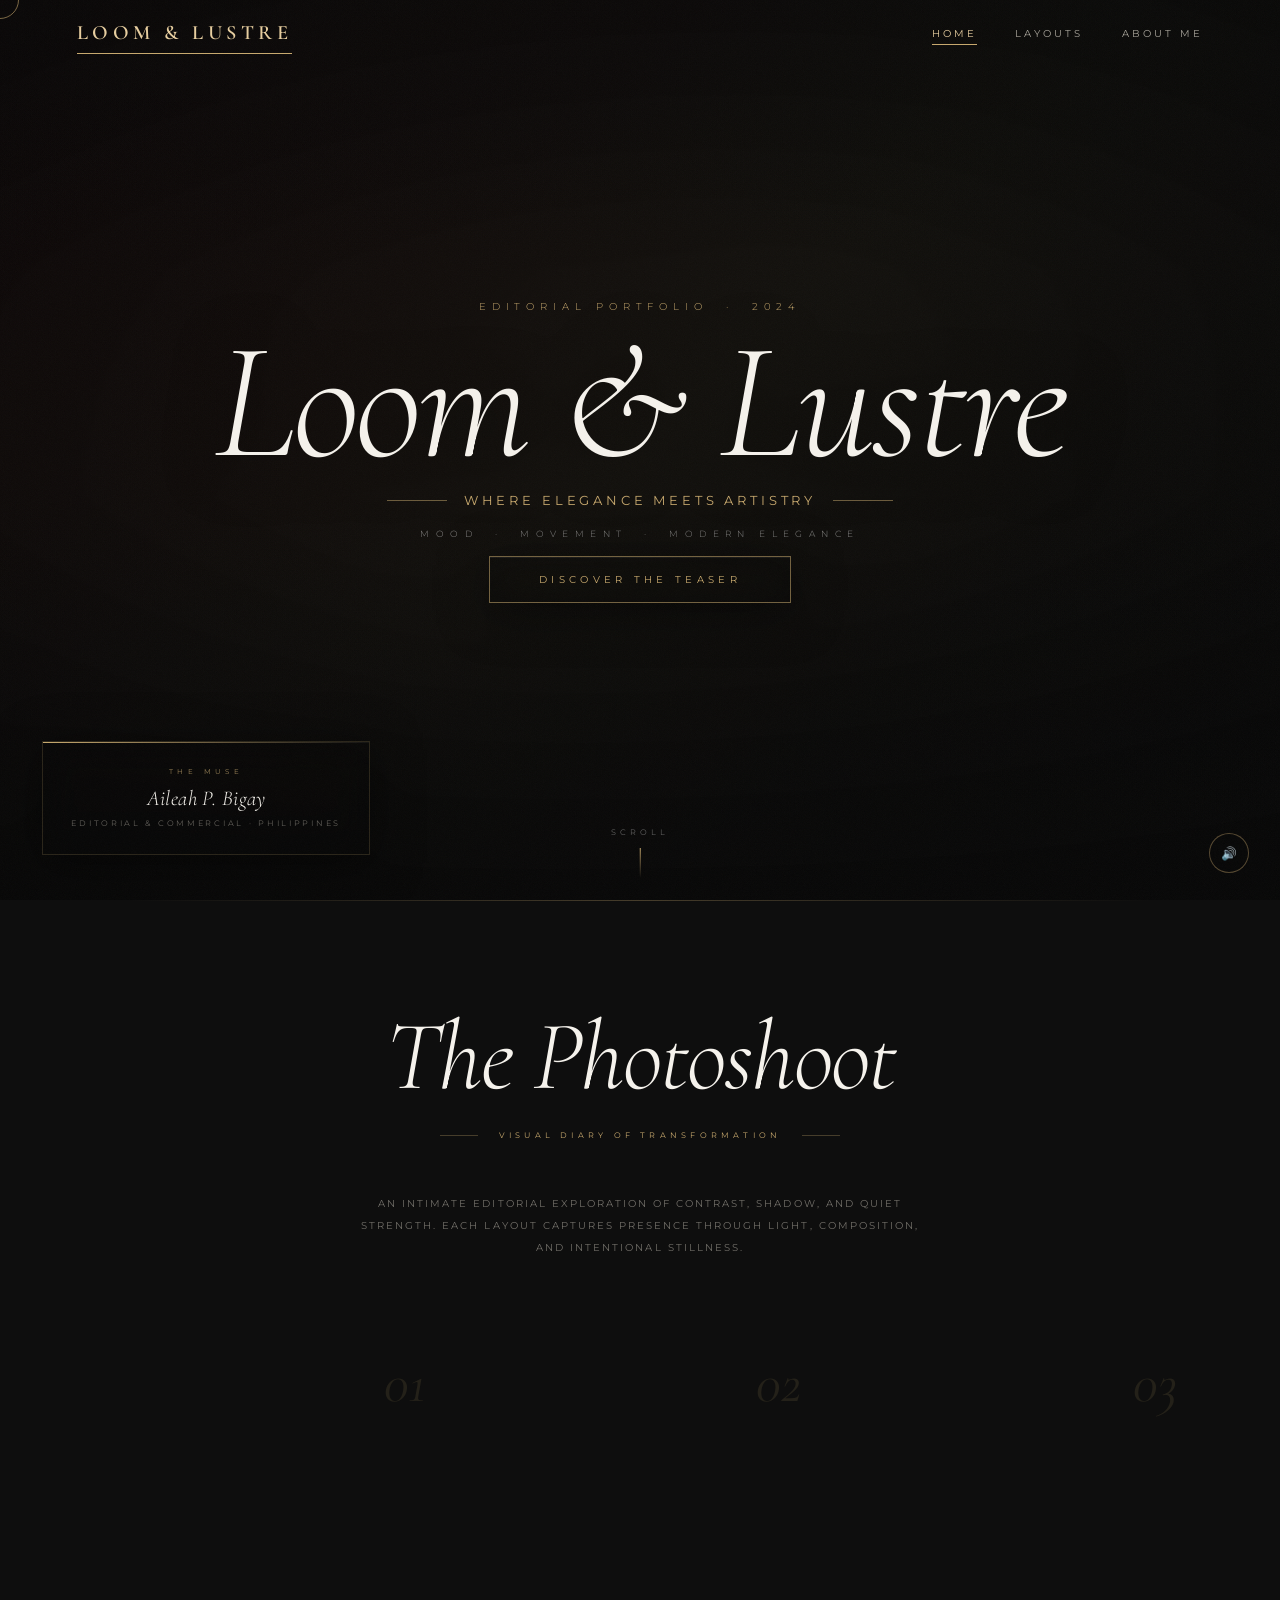
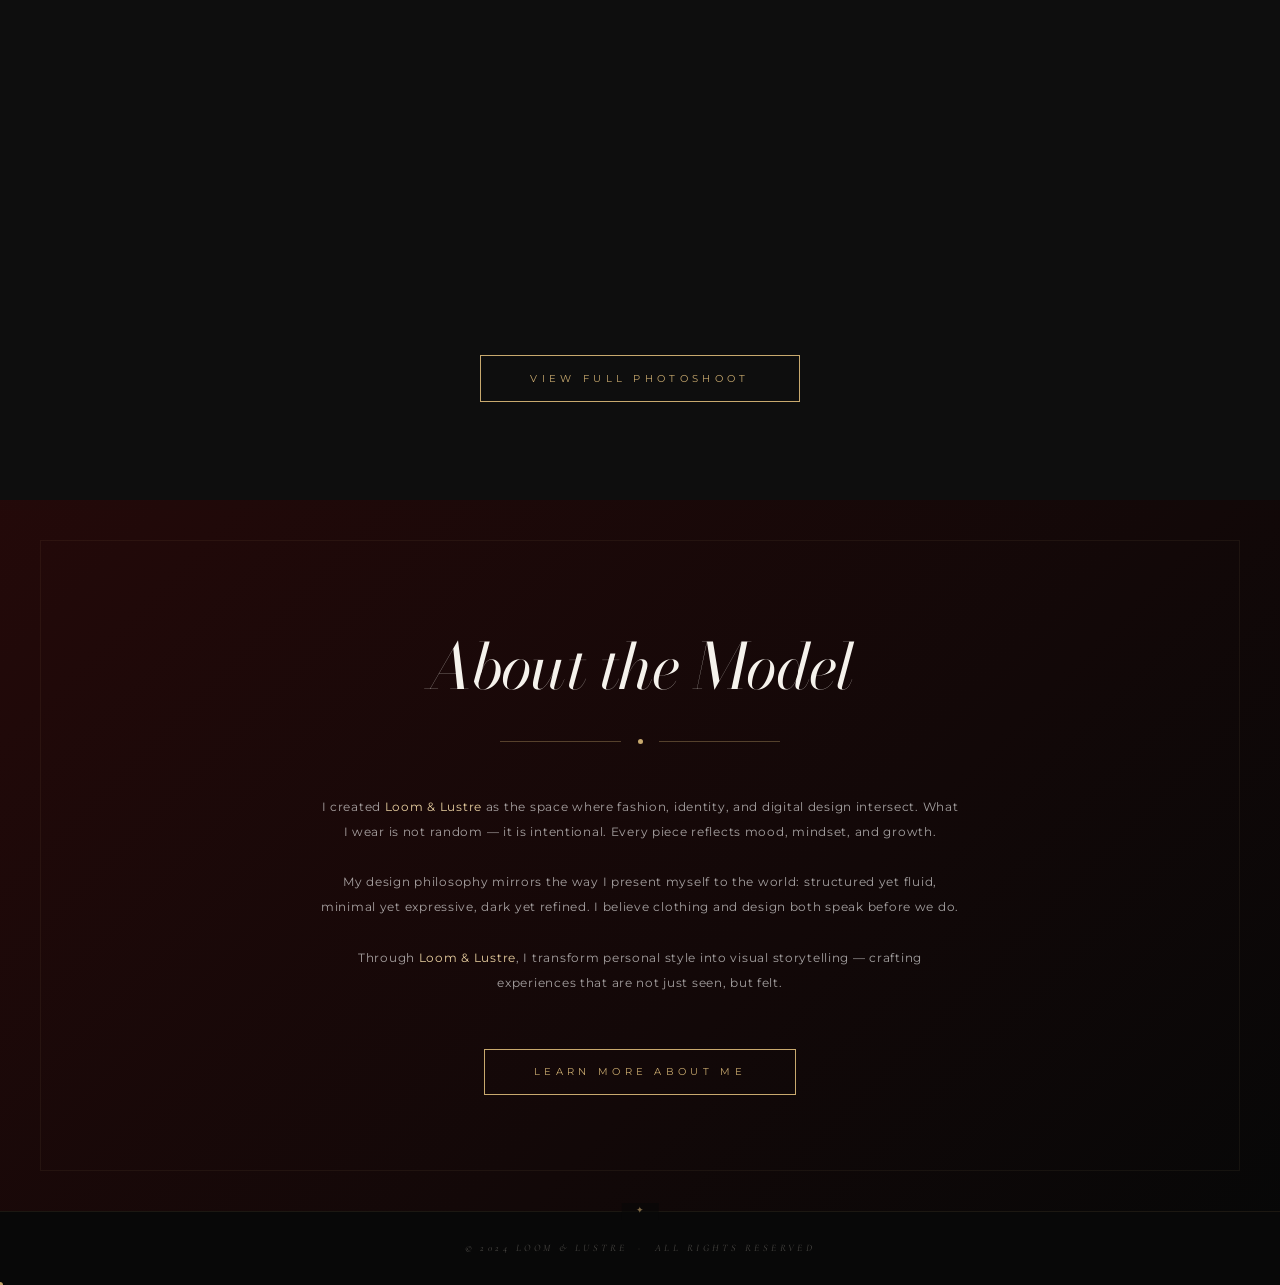
<file: html/index.html>
<!DOCTYPE html>
<html lang="en">
<head>
<meta charset="UTF-8">
<meta name="viewport" content="width=device-width, initial-scale=1.0">
<title>Loom & Lustre — Where Elegance Meets Artistry</title>

<link rel="preconnect" href="https://fonts.googleapis.com">
<link rel="preconnect" href="https://fonts.gstatic.com" crossorigin>
<link href="https://fonts.googleapis.com/css2?family=Cormorant+Garamond:ital,wght@0,300;0,400;0,600;1,300;1,400&family=Bodoni+Moda:ital,opsz,wght@0,6..96,400;0,6..96,700;1,6..96,400&family=Playfair+Display:ital,wght@1,400;1,700&family=Montserrat:wght@200;300;400&display=swap" rel="stylesheet">
<link rel="stylesheet" href="../styles.css">
</head>

<body>

<!-- Navigation -->
<nav>
  <a href="index.html" class="logo">Loom & Lustre</a>
  <div class="hamburger" id="hamburger">
    <span></span>
    <span></span>
    <span></span>
  </div>
  <ul id="nav-menu">
    <li><a href="#hero">HOME</a></li>
    <li><a href="photoshoot.html">LAYOUTS</a></li>
    <li><a href="about.html">ABOUT ME</a></li>
  </ul>
</nav>

<!-- ──────────────────────────────────────
     HERO SECTION
────────────────────────────────────────── -->
<section id="hero" class="hero">

  <video autoplay muted loop playsinline class="hero-video" id="bgVideo">
    <source src="../videos/debut/debut.mp4" type="video/mp4">
  </video>

  <!-- Multi-layer cinematic colour-grade overlay -->
  <div class="hero-overlay"></div>

  <div class="hero-content">
    <p class="hero-eyebrow">Editorial Portfolio &nbsp;·&nbsp; 2024</p>

    <h1>Loom & Lustre</h1>

    <div class="hero-ornament">
      <span></span>
      <i>Where Elegance Meets Artistry</i>
      <span></span>
    </div>

    <p>Mood &nbsp;·&nbsp; Movement &nbsp;·&nbsp; Modern Elegance</p>

    <a href="#photoshoot" class="cta-btn">Discover the Teaser</a>
  </div>

  <!-- ── Glassmorphism Info Card ── -->
  <div class="hero-info-card">
    <p class="hero-info-card-label">The Muse</p>
    <p class="hero-info-card-name">Aileah P. Bigay</p>
    <p class="hero-info-card-sub">Editorial &amp; Commercial · Philippines</p>
  </div>

  <div class="scroll-indicator">
    <span>Scroll</span>
    <div class="scroll-line"></div>
  </div>

  <button id="soundToggle" class="sound-btn">🔊</button>
</section>

<!-- ──────────────────────────────────────
     PHOTOSHOOT TEASER
────────────────────────────────────────── -->
<section id="photoshoot" class="teaser">

  <h2 class="reveal">The Photoshoot</h2>

  <div class="section-rule reveal">
    <span></span>
    <em>Visual Diary of Transformation</em>
    <span></span>
  </div>

  <p class="teaser-description reveal">
    An intimate editorial exploration of contrast, shadow, and quiet strength.
    Each layout captures presence through light, composition, and intentional stillness.
  </p>

  <div class="teaser-grid">

    <div class="teaser-card reveal">
      <img src="../pictures/teaser1.jpg" alt="Layout I — Becoming">
      <div class="teaser-overlay">
        <span class="teaser-card-label">Chapter I</span>
        <h3><a href="photoshoot.html#layout1">Becoming</a></h3>
        <p>A cinematic introduction with high contrast and dramatic composition.</p>
      </div>
    </div>

    <div class="teaser-card reveal" style="transition-delay: 150ms">
      <img src="../pictures/teaser2.jpg" alt="Layout II — Blooming">
      <div class="teaser-overlay">
        <span class="teaser-card-label">Chapter II</span>
        <h3><a href="photoshoot.html#layout2">Blooming</a></h3>
        <p>Subtle editorial lighting emphasising textures and refined storytelling.</p>
      </div>
    </div>

    <div class="teaser-card reveal" style="transition-delay: 300ms">
      <img src="../pictures/teaser3.jpg" alt="Layout III — Owning">
      <div class="teaser-overlay">
        <span class="teaser-card-label">Chapter III</span>
        <h3><a href="photoshoot.html#layout3">Owning</a></h3>
        <p>Dynamic angles and asymmetrical framing for a luxurious magazine feel.</p>
      </div>
    </div>

  </div>

  <a href="photoshoot.html" class="cta-btn reveal" style="margin-top: 4rem; display: inline-block;">
    View Full Photoshoot
  </a>
</section>

<!-- ──────────────────────────────────────
     ABOUT PREVIEW
────────────────────────────────────────── -->
<section class="about-preview">

  <h1 class="reveal">About the Model</h1>

  <div class="about-preview-rule reveal">
    <span></span>
    <em></em>
    <span></span>
  </div>

  <p class="reveal">
    I created <strong>Loom & Lustre</strong> as the space where fashion, identity, and
    digital design intersect. What I wear is not random — it is intentional.
    Every piece reflects mood, mindset, and growth.
  </p>

  <p class="reveal" style="transition-delay: 100ms">
    My design philosophy mirrors the way I present myself to the world:
    structured yet fluid, minimal yet expressive, dark yet refined.
    I believe clothing and design both speak before we do.
  </p>

  <p class="reveal" style="transition-delay: 200ms">
    Through <strong>Loom & Lustre</strong>, I transform personal style into visual
    storytelling — crafting experiences that are not just seen, but felt.
  </p>

  <a href="about.html" class="cta-btn reveal" style="transition-delay: 300ms">
    Learn More About Me
  </a>
</section>

<!-- Footer -->
<footer class="footer">
  <div class="footer-content">
    <p>&copy; 2024 Loom & Lustre &nbsp;·&nbsp; All Rights Reserved</p>
  </div>
</footer>

<script src="../javascript/script.js"></script>
</body>
</html>
</file>
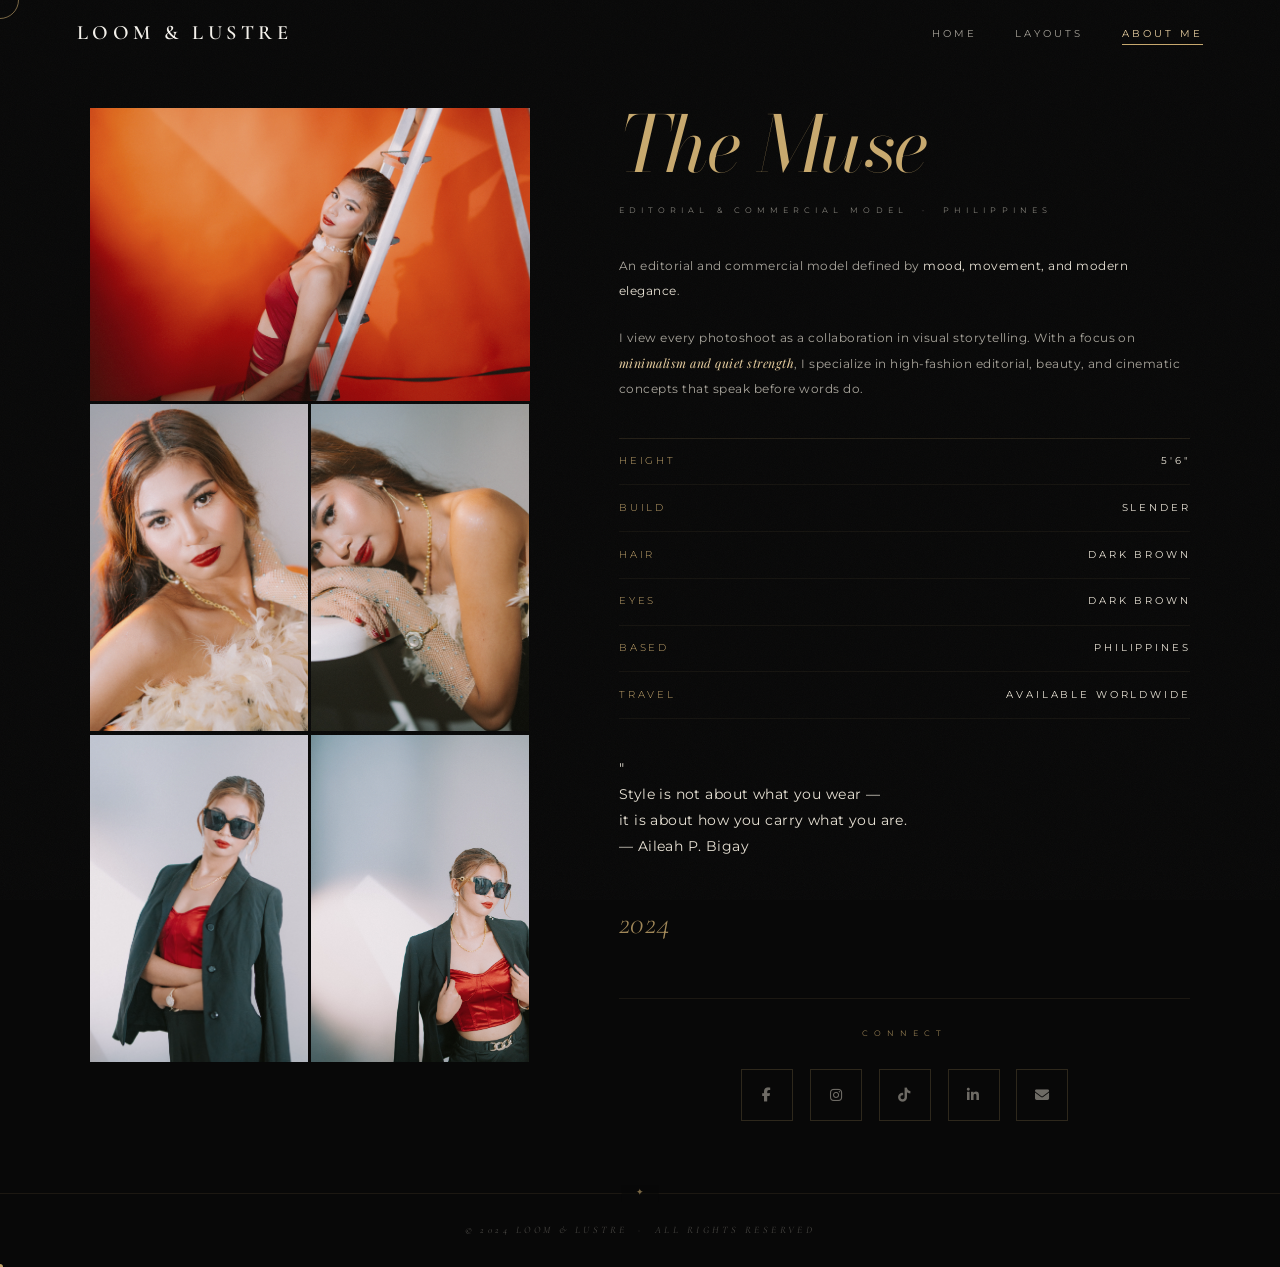
<file: html/about.html>
<!DOCTYPE html>
<html lang="en">
<head>
  <meta charset="UTF-8">
  <meta name="viewport" content="width=device-width, initial-scale=1.0">
  <title>The Profile — Loom & Lustre</title>

  <link rel="preconnect" href="https://fonts.googleapis.com">
  <link rel="preconnect" href="https://fonts.gstatic.com" crossorigin>
  <link href="https://fonts.googleapis.com/css2?family=Cormorant+Garamond:ital,wght@0,300;0,400;0,600;1,300;1,400&family=Bodoni+Moda:ital,opsz,wght@0,6..96,400;1,6..96,400&family=Playfair+Display:ital,wght@1,400;1,700&family=Montserrat:wght@200;300;400&display=swap" rel="stylesheet">
  <link rel="stylesheet" href="../styles.css">
  <link rel="stylesheet" href="https://cdnjs.cloudflare.com/ajax/libs/font-awesome/6.5.1/css/all.min.css">
</head>

<body>

<!-- Navigation -->
<nav>
  <a href="index.html" class="logo">Loom & Lustre</a>
  <div class="hamburger" id="hamburger">
    <span></span>
    <span></span>
    <span></span>
  </div>
  <ul id="nav-menu">
    <li><a href="index.html">HOME</a></li>
    <li><a href="photoshoot.html">LAYOUTS</a></li>
    <li><a href="about.html">ABOUT ME</a></li>
  </ul>
</nav>

<!-- ──────────────────────────────────────
     ABOUT PAGE
────────────────────────────────────────── -->
<section class="about-page">
  <div class="about-container">

    <!-- Portrait Mosaic -->
    <div class="about-image reveal-left">
      <img src="../pictures/me/1.jpg" alt="Aileah Bigay — Portrait">
      <img src="../pictures/me/2.jpg" alt="Aileah Bigay — Editorial">
      <img src="../pictures/me/3.jpg" alt="Aileah Bigay — Commercial">
      <img src="../pictures/me/4.jpg" alt="Aileah Bigay — Runway">
      <img src="../pictures/me/5.jpg"  alt="Aileah Bigay — Bold">
    </div>

    <!-- Content -->
    <div class="about-content reveal-right">

      <h1>The Muse</h1>
      <p class="about-subtitle">Editorial &amp; Commercial Model &nbsp;·&nbsp; Philippines</p>

      <div class="about-intro">
        <p>
          An editorial and commercial model defined by
          <strong>mood, movement, and modern elegance</strong>.
        </p>
        <p>
          I view every photoshoot as a collaboration in visual storytelling.
          With a focus on <em>minimalism and quiet strength</em>, I specialize in
          high-fashion editorial, beauty, and cinematic concepts that speak
          before words do.
        </p>
      </div>

      <!-- Stats -->
      <div class="model-stats">
        <div class="stat-row"><span>Height</span><span>5&prime;6&Prime;</span></div>
        <div class="stat-row"><span>Build</span><span>Slender</span></div>
        <div class="stat-row"><span>Hair</span><span>Dark Brown</span></div>
        <div class="stat-row"><span>Eyes</span><span>Dark Brown</span></div>
        <div class="stat-row"><span>Based</span><span>Philippines</span></div>
        <div class="stat-row"><span>Travel</span><span>Available Worldwide</span></div>
      </div>

      <!-- Quote Block -->
      <div class="about-quote">
          <span class="about-quote-mark">"</span>
          <blockquote>
        Style is not about what you wear —<br>
        it is about how you carry what you are.
          </blockquote>
         <span class="about-quote-attr">— Aileah P. Bigay</span>
      </div>

      <!-- Signature -->
      <div class="about-signature">2024</div>

      <!-- Social -->
      <div class="social-section">
        <p class="social-title">Connect</p>
        <div class="social-icons">
          <a href="https://web.facebook.com/leah.padua.10/" target="_blank" rel="noopener" class="social-link" aria-label="Facebook">
            <i class="fab fa-facebook-f"></i>
          </a>
          <a href="https://www.instagram.com/prettyayleyahhh/" target="_blank" rel="noopener" class="social-link" aria-label="Instagram">
            <i class="fab fa-instagram"></i>
          </a>
          <a href="https://www.tiktok.com/@ayaaaa_haeya" target="_blank" rel="noopener" class="social-link" aria-label="TikTok">
            <i class="fab fa-tiktok"></i>
          </a>
          <a href="https://www.linkedin.com/in/aileah-bigay-24273a3a8/" target="_blank" rel="noopener" class="social-link" aria-label="LinkedIn">
            <i class="fab fa-linkedin-in"></i>
          </a>
          <a href="mailto:aileahbigay06@gmail.com" class="social-link" aria-label="Email">
            <i class="fas fa-envelope"></i>
          </a>
        </div>
      </div>

    </div>
  </div>
</section>

<!-- Footer -->
<footer class="footer">
  <p>&copy; 2024 Loom & Lustre &nbsp;·&nbsp; All Rights Reserved</p>
</footer>


<script src="../javascript/script.js"></script>
</body>
</html>
</file>
<file: styles.css>
/*
TABLE OF CONTENTS 
01. CSS Variables & Reset
02. Custom Cursor
03. Grain Overlay & Noise Texture
04. Base / Body
05. Navigation
06. Hero (index.html) — ENHANCED
07. Hero Glassmorphism Info Card
08. Sound Button
09. Buttons (shared)
10. Teaser / Photoshoot Section (index.html)
11. About Preview (index.html)
12. Debut Hero (photoshoot.html)
13. Layout / Chapter Sections (photoshoot.html) — ENHANCED PORTRAIT GRID
14. About Page (about.html)
15. Social Section
16. Footer
17. Scroll Progress Bar
18. Reveal Animations
19. Hamburger Menu
20. Responsive — Tablet (≤1024px)
21. Responsive — Mobile (≤768px)
22. Responsive — Ultra-wide (≥1800px)
23. INQUIRY MODAL (about.html)
*/


/* ─────────────────────────────────────────────
   01. CSS VARIABLES & RESET
───────────────────────────────────────────── */
:root {
  --burgundy:      #2a0a0a;
  --burgundy-mid:  #4a1010;
  --gold:          #c8a96e;
  --gold-light:    #e8cfa0;
  --gold-dim:      rgba(200, 169, 110, 0.18);
  --black:         #080808;
  --black-soft:    #0e0e0e;
  --cream:         #e8e2d5;
  --cream-dim:     rgba(232, 226, 213, 0.55);
  --white:         #f5f2ec;
  --transition:    800ms cubic-bezier(.16, 1, .3, 1);
  --transition-fast: 400ms cubic-bezier(.16, 1, .3, 1);
  --font-display:  'Bodoni Moda', Georgia, serif;
  --font-serif:    'Playfair Display', Georgia, serif;
  --font-sans:     'Montserrat', sans-serif;
  --font-logo:     'Cormorant Garamond', Georgia, serif;

  /* Glassmorphism tokens */
  --glass-bg:      rgba(8, 8, 8, 0.45);
  --glass-border:  rgba(200, 169, 110, 0.18);
  --glass-blur:    18px;
  --glass-shadow:  0 8px 48px rgba(0, 0, 0, 0.55);
}

*,
*::before,
*::after {
  margin: 0;
  padding: 0;
  box-sizing: border-box;
}

html {
  scroll-behavior: smooth;
  font-size: clamp(14px, 1.1vw, 17px); /* Fluid root — scales everything */
}

/* ─────────────────────────────────────────────
   02. CUSTOM CURSOR
───────────────────────────────────────────── */
body {
  cursor: none;
}

.cursor-dot {
  position: fixed;
  width: 6px;
  height: 6px;
  background: var(--gold);
  border-radius: 50%;
  pointer-events: none;
  z-index: 99999;
  transform: translate(-50%, -50%);
  transition: transform 0.1s ease, opacity 0.3s ease;
  mix-blend-mode: difference;
}

.cursor-ring {
  position: fixed;
  width: 38px;
  height: 38px;
  border: 1px solid rgba(200, 169, 110, 0.6);
  border-radius: 50%;
  pointer-events: none;
  z-index: 99998;
  transform: translate(-50%, -50%);
  transition: width 0.4s ease, height 0.4s ease, border-color 0.4s ease, transform 0.08s linear;
}

.cursor-ring.hovering {
  width: 60px;
  height: 60px;
  border-color: var(--gold);
  background: rgba(200, 169, 110, 0.05);
}

a, button, [role="button"], .teaser-card, .layout-grid img {
  cursor: none;
}


/* ─────────────────────────────────────────────
   03. GRAIN OVERLAY & NOISE TEXTURE
───────────────────────────────────────────── */
body::after {
  content: "";
  position: fixed;
  inset: 0;
  pointer-events: none;
  z-index: 9000;
  opacity: 0.032;
  background-image: url("data:image/svg+xml,%3Csvg viewBox='0 0 256 256' xmlns='http://www.w3.org/2000/svg'%3E%3Cfilter id='noise'%3E%3CfeTurbulence type='fractalNoise' baseFrequency='0.9' numOctaves='4' stitchTiles='stitch'/%3E%3C/filter%3E%3Crect width='100%25' height='100%25' filter='url(%23noise)'/%3E%3C/svg%3E");
  background-size: 200px 200px;
  /* Subtle animation for cinematic "film grain" feel */
  animation: grainShift 0.5s steps(2) infinite;
}

@keyframes grainShift {
  0%   { background-position: 0 0; }
  25%  { background-position: -30px 15px; }
  50%  { background-position: 15px -10px; }
  75%  { background-position: -15px 25px; }
  100% { background-position: 0 0; }
}


/* ─────────────────────────────────────────────
   04. BASE / BODY
───────────────────────────────────────────── */
body {
  font-family: var(--font-sans);
  background: var(--black);
  color: var(--cream);
  overflow-x: hidden;
  line-height: 1.85;
  letter-spacing: 0.03em;
  -webkit-font-smoothing: antialiased;
}

body.loaded {
  animation: bodyIn 1.2s ease forwards;
}

@keyframes bodyIn {
  from { opacity: 0; }
  to   { opacity: 1; }
}

section {
  scroll-margin-top: 80px;
  position: relative;
}

img {
  content-visibility: auto;
  contain-intrinsic-size: 300px;
  display: block;
}


/* ─────────────────────────────────────────────
   05. NAVIGATION
───────────────────────────────────────────── */
nav {
  position: fixed;
  top: 0;
  width: 100%;
  padding: clamp(0.6rem, 1.5vh, 1.1rem) 6%;
  display: flex;
  justify-content: space-between;
  align-items: center;
  z-index: 1000;
  transition: background 0.6s ease, padding 0.5s ease, border-color 0.6s ease;
  border-bottom: 1px solid transparent;
}

nav.scrolled {
  background: rgba(8, 8, 8, 0.88);
  backdrop-filter: blur(20px) saturate(1.4);
  -webkit-backdrop-filter: blur(20px) saturate(1.4);
  border-bottom-color: rgba(200, 169, 110, 0.1);
  padding: clamp(0.5rem, 1vh, 0.75rem) 6%;
}

.logo {
  font-family: var(--font-logo);
  font-size: clamp(1.1rem, 2vw, 1.45rem);
  font-weight: 600;
  letter-spacing: 0.22em;
  text-transform: uppercase;
  color: var(--white);
  text-decoration: none;
  position: relative;
}

.logo::after {
  content: "";
  position: absolute;
  bottom: -3px;
  left: 0;
  width: 0;
  height: 1px;
  background: var(--gold);
  transition: var(--transition);
}

.logo:hover::after { width: 100%; }

nav ul {
  display: flex;
  gap: clamp(1.5rem, 3vw, 3rem);
  list-style: none;
  align-items: center;
}

nav a {
  text-decoration: none;
  color: rgba(232, 226, 213, 0.7);
  letter-spacing: 0.3em;
  font-size: clamp(0.58rem, 0.8vw, 0.72rem);
  font-weight: 400;
  font-family: var(--font-sans);
  text-transform: uppercase;
  position: relative;
  transition: color var(--transition-fast);
}

nav a::after {
  content: "";
  position: absolute;
  left: 0;
  bottom: -5px;
  width: 0%;
  height: 1px;
  background: var(--gold);
  transition: var(--transition);
}

nav a:hover,
nav a.active {
  color: var(--white);
}

nav a:hover::after,
nav a.active::after {
  width: 100%;
}

nav a.active {
  color: var(--gold-light);
}


/* ─────────────────────────────────────────────
   06. HERO SECTION (index.html) — ENHANCED
───────────────────────────────────────────── */
.hero {
  position: relative;
  height: 100vh;
  min-height: 680px;
  display: flex;
  justify-content: center;
  align-items: center;
  text-align: center;
  overflow: hidden;
}

.hero-video {
  position: absolute;
  inset: 0;
  width: 100%;
  height: 100%;
  object-fit: cover;
  z-index: 0;
  filter: brightness(0.52) contrast(1.18) saturate(0.88);
  /* Initial scale for zoom-in entrance animation */
  transform: scale(1.12);
  will-change: transform;
  animation: heroVideoZoom 2.4s 0.1s cubic-bezier(.16, 1, .3, 1) forwards;
}

/* Zoom-in entrance: starts oversized, settles to slightly scaled for parallax room */
@keyframes heroVideoZoom {
  from { transform: scale(1.18); }
  to   { transform: scale(1.05); }
}

/* Cinematic multi-layer overlay — rich color grading */
.hero-overlay {
  position: absolute;
  inset: 0;
  background:
    /* Top vignette for nav legibility */
    linear-gradient(to bottom,
      rgba(8, 8, 8, 0.45) 0%,
      rgba(8, 8, 8, 0.0)  30%,
      rgba(8, 8, 8, 0.0)  55%,
      rgba(8, 8, 8, 0.88) 100%),
    /* Radial darkening from edges */
    radial-gradient(ellipse at center, transparent 35%, rgba(8, 8, 8, 0.6) 100%),
    /* Warm amber colour grade — signature editorial tint */
    linear-gradient(135deg,
      rgba(42, 10, 10, 0.28) 0%,
      rgba(200, 169, 110, 0.06) 50%,
      rgba(8, 8, 8, 0.22) 100%);
  z-index: 1;
  pointer-events: none;
}

.hero .hero-content {
  position: relative;
  z-index: 2;
  display: flex;
  flex-direction: column;
  align-items: center;
  justify-content: center;
  text-align: center;
  color: #fff;
  padding: 0 clamp(1rem, 5vw, 3rem);
  gap: clamp(0.8rem, 1.5vh, 1.2rem);
  min-height: 0;
}

/* Eyebrow */
.hero-eyebrow {
  font-family: var(--font-sans);
  font-size: clamp(0.5rem, 1.2vw, 0.7rem);
  font-weight: 300;
  letter-spacing: 0.6em;
  color: var(--gold);
  text-transform: uppercase;
  opacity: 0;
  animation: fadeUp 1.2s 0.6s cubic-bezier(.16,1,.3,1) forwards;
}

.hero .hero-content h1 {
  font-family: var(--font-logo);
  font-size: clamp(4.5rem, 13vw, 15rem);
  font-weight: 300;
  font-style: italic;
  line-height: 0.88;
  letter-spacing: -0.02em;
  color: var(--white);
  opacity: 0;
  animation: fadeUp 1.6s 0.8s cubic-bezier(.16,1,.3,1) forwards;
  /* Subtle text shadow for legibility */
  text-shadow: 0 4px 60px rgba(0, 0, 0, 0.5);
}

.hero .hero-content > p:last-of-type {
  font-family: var(--font-sans);
  font-size: clamp(0.45rem, 1vw, 0.65rem);
  font-weight: 300;
  letter-spacing: 0.7em;
  color: rgba(255, 255, 255, 0.5);
  text-transform: uppercase;
  opacity: 0;
  animation: fadeUp 1.4s 1.1s cubic-bezier(.16,1,.3,1) forwards;
}

/* Ornamental line */
.hero-ornament {
  display: flex;
  align-items: center;
  gap: clamp(0.8rem, 2vw, 1.2rem);
  opacity: 0;
  animation: fadeUp 1.2s 0.95s cubic-bezier(.16,1,.3,1) forwards;
}

.hero-ornament span {
  width: clamp(35px, 5vw, 60px);
  height: 1px;
  background: rgba(200, 169, 110, 0.5);
  display: block;
}

.hero-ornament i {
  color: var(--gold);
  font-size: clamp(0.62rem, 1vw, 1rem);
  letter-spacing: 0.3em;
  font-style: normal;
  font-family: var(--font-sans);
  text-transform: uppercase;
}

.hero .cta-btn {
  opacity: 0;
  animation: fadeUp 1.2s 1.3s cubic-bezier(.16,1,.3,1) forwards;
  /* Glassmorphism override for the hero CTA */
  background: var(--glass-bg) !important;
  backdrop-filter: blur(var(--glass-blur));
  -webkit-backdrop-filter: blur(var(--glass-blur));
  border-color: rgba(200, 169, 110, 0.55) !important;
  box-shadow: var(--glass-shadow), inset 0 1px 0 rgba(255,255,255,0.06);
}

.hero .cta-btn:hover {
  background: var(--gold) !important;
  color: var(--black) !important;
  backdrop-filter: none;
  box-shadow: 0 0 60px rgba(200, 169, 110, 0.4), var(--glass-shadow);
}

/* Scroll indicator */
.scroll-indicator {
  position: absolute;
  bottom: clamp(1rem, 2.5vh, 1.8rem);
  left: 50%;
  transform: translateX(-50%);
  z-index: 3;
  display: flex;
  flex-direction: column;
  align-items: center;
  gap: 0.5rem;
  opacity: 0;
  animation: fadeIn 1.5s 1.8s ease forwards;
}

.scroll-indicator span {
  font-size: 0.58rem;
  letter-spacing: 0.5em;
  color: rgba(255, 255, 255, 0.35);
  text-transform: uppercase;
  font-family: var(--font-sans);
}

.scroll-line {
  width: 1px;
  height: 30px;
  background: linear-gradient(to bottom, var(--gold), transparent);
  animation: scrollPulse 2s infinite;
}

@keyframes scrollPulse {
  0%   { transform: scaleY(0); transform-origin: top; }
  50%  { transform: scaleY(1); transform-origin: top; }
  51%  { transform: scaleY(1); transform-origin: bottom; }
  100% { transform: scaleY(0); transform-origin: bottom; }
}

@keyframes fadeUp {
  from { opacity: 0; transform: translateY(28px); }
  to   { opacity: 1; transform: translateY(0); }
}

@keyframes fadeIn {
  from { opacity: 0; }
  to   { opacity: 1; }
}


/* ─────────────────────────────────────────────
   07. HERO GLASSMORPHISM INFO CARD
───────────────────────────────────────────── */
.hero-info-card {
  position: absolute;
  bottom: clamp(2rem, 5vh, 4rem);
  left: clamp(1.5rem, 4vw, 3rem);
  z-index: 4;

  /* Glassmorphism */
  background: var(--glass-bg);
  backdrop-filter: blur(var(--glass-blur)) saturate(1.3);
  -webkit-backdrop-filter: blur(var(--glass-blur)) saturate(1.3);
  border: 1px solid var(--glass-border);
  box-shadow: var(--glass-shadow), inset 0 1px 0 rgba(255, 255, 255, 0.04);

  padding: clamp(1rem, 2.5vh, 1.6rem) clamp(1.2rem, 3vw, 2rem);
  min-width: clamp(160px, 20vw, 220px);

  opacity: 0;
  animation: fadeUp 1.2s 1.6s cubic-bezier(.16, 1, .3, 1) forwards;

  /* Subtle hover lift */
  transition: transform 0.5s cubic-bezier(.16,1,.3,1), box-shadow 0.5s ease;
}

.hero-info-card:hover {
  transform: translateY(-4px);
  box-shadow: 0 20px 70px rgba(0, 0, 0, 0.65), inset 0 1px 0 rgba(255,255,255,0.06);
}

.hero-info-card-label {
  font-family: var(--font-sans);
  font-size: 0.52rem;
  letter-spacing: 0.6em;
  color: var(--gold);
  text-transform: uppercase;
  margin-bottom: 0.6rem;
  opacity: 0.75;
}

.hero-info-card-name {
  font-family: var(--font-logo);
  font-size: clamp(1rem, 2.5vw, 1.5rem);
  font-style: italic;
  font-weight: 300;
  color: var(--white);
  line-height: 1.1;
  letter-spacing: 0.02em;
}

.hero-info-card-sub {
  font-family: var(--font-sans);
  font-size: 0.55rem;
  letter-spacing: 0.35em;
  color: rgba(232, 226, 213, 0.4);
  text-transform: uppercase;
  margin-top: 0.5rem;
}

/* Gold accent top line */
.hero-info-card::before {
  content: "";
  position: absolute;
  top: 0;
  left: 0;
  right: 0;
  height: 1px;
  background: linear-gradient(to right, var(--gold), transparent);
}


/* ─────────────────────────────────────────────
   08. SOUND BUTTON
───────────────────────────────────────────── */
.sound-btn {
  position: absolute;
  bottom: clamp(1.5rem, 3vh, 2.2rem);
  right: clamp(1.5rem, 3vw, 2.2rem);
  width: 40px;
  height: 40px;
  border-radius: 50%;
  border: 1px solid rgba(200, 169, 110, 0.4);
  background: rgba(8, 8, 8, 0.5);
  color: var(--gold);
  font-size: 0.9rem;
  cursor: none;
  display: flex;
  align-items: center;
  justify-content: center;
  backdrop-filter: blur(8px);
  transition: all 0.4s ease;
  z-index: 3;
}

.sound-btn:hover {
  background: var(--gold);
  color: var(--black);
  border-color: var(--gold);
  transform: scale(1.12);
  box-shadow: 0 0 30px rgba(200, 169, 110, 0.35);
}


/* ─────────────────────────────────────────────
   09. CTA BUTTONS
───────────────────────────────────────────── */
.cta-btn {
  position: relative;
  padding: clamp(0.7rem, 1.5vh, 1rem) clamp(2rem, 5vw, 3.5rem);
  border: 1px solid var(--gold);
  color: var(--gold);
  text-decoration: none;
  letter-spacing: 0.45em;
  font-size: clamp(0.55rem, 0.9vw, 0.68rem);
  display: inline-block;
  background: transparent;
  transition: var(--transition);
  font-family: var(--font-sans);
  text-transform: uppercase;
  overflow: hidden;
}

.cta-btn::before {
  content: "";
  position: absolute;
  inset: 0;
  background: var(--gold);
  transform: scaleX(0);
  transform-origin: left;
  transition: transform 0.5s cubic-bezier(.16,1,.3,1);
  z-index: -1;
}

.cta-btn:hover::before {
  transform: scaleX(1);
}

.cta-btn:hover {
  color: var(--black);
  box-shadow: 0 0 50px rgba(200, 169, 110, 0.25);
}


/* ─────────────────────────────────────────────
   10. TEASER / PHOTOSHOOT SECTION (index.html)
───────────────────────────────────────────── */
.teaser {
  text-align: center;
  padding: clamp(5rem, 12vh, 130px) 6% clamp(4rem, 10vh, 120px);
  background: var(--black-soft);
  position: relative;
}

.teaser::before {
  content: "";
  position: absolute;
  top: 0; left: 10%; right: 10%;
  height: 1px;
  background: linear-gradient(to right, transparent, rgba(200, 169, 110, 0.3), transparent);
}

#photoshoot h2,
.teaser h2 {
  font-family: var(--font-logo);
  font-size: clamp(3rem, 8vw, 7rem);
  font-weight: 300;
  font-style: italic;
  color: var(--white);
  letter-spacing: -0.02em;
  line-height: 1;
  margin-bottom: 1rem;
}

.section-rule {
  display: flex;
  align-items: center;
  justify-content: center;
  gap: 1.5rem;
  margin: 1.5rem auto 3.5rem;
  max-width: 400px;
}

.section-rule span {
  flex: 1;
  height: 1px;
  background: rgba(200, 169, 110, 0.3);
}

.section-rule em {
  font-size: 0.6rem;
  font-style: normal;
  letter-spacing: 0.5em;
  color: var(--gold);
  text-transform: uppercase;
  font-family: var(--font-sans);
}

.teaser-description {
  font-family: var(--font-sans);
  font-size: clamp(0.6rem, 1vw, 0.72rem);
  color: rgba(232, 226, 213, 0.45);
  max-width: 560px;
  margin: 0 auto 5rem;
  text-align: center;
  line-height: 2.2;
  letter-spacing: 0.2em;
  text-transform: uppercase;
}

.teaser-grid {
  display: grid;
  grid-template-columns: repeat(3, 1fr);
  gap: 2px;
  max-width: 1300px;
  margin: 0 auto 5rem;
}

.teaser-card {
  position: relative;
  overflow: hidden;
  aspect-ratio: 3/4;
}

.teaser-card img {
  width: 100%;
  height: 100%;
  object-fit: cover;
  filter: grayscale(100%) brightness(0.8);
  transition: 1.2s cubic-bezier(.16,1,.3,1);
  transform: scale(1.02);
}

.teaser-card:hover img {
  filter: grayscale(0%) brightness(0.95);
  transform: scale(1.08);
}

.teaser-overlay {
  position: absolute;
  inset: 0;
  display: flex;
  flex-direction: column;
  justify-content: flex-end;
  align-items: flex-start;
  background: linear-gradient(to top, rgba(8,8,8,0.85) 0%, transparent 55%);
  opacity: 0;
  transition: var(--transition);
  padding: clamp(1.2rem, 3vw, 2.5rem);
}

.teaser-card:hover .teaser-overlay {
  opacity: 1;
}

.teaser-card-label {
  font-family: var(--font-sans);
  font-size: 0.58rem;
  letter-spacing: 0.5em;
  color: var(--gold);
  text-transform: uppercase;
  margin-bottom: 0.5rem;
}

.teaser-overlay h3 a {
  font-family: var(--font-logo);
  font-size: clamp(1.5rem, 3vw, 2.2rem);
  font-style: italic;
  font-weight: 300;
  letter-spacing: -0.01em;
  color: var(--white);
  text-decoration: none;
  display: block;
  line-height: 1;
  transition: color 0.3s;
}

.teaser-overlay h3 a:hover {
  color: var(--gold-light);
}

.teaser-overlay p {
  font-size: clamp(0.62rem, 0.9vw, 0.72rem);
  margin-top: 0.8rem;
  color: rgba(232, 226, 213, 0.6);
  letter-spacing: 0.08em;
  line-height: 1.7;
  font-family: var(--font-sans);
}

.teaser-card::before {
  content: attr(data-num);
  position: absolute;
  top: 1.8rem;
  right: 1.8rem;
  font-family: var(--font-logo);
  font-size: clamp(2.5rem, 5vw, 4rem);
  font-style: italic;
  color: rgba(200, 169, 110, 0.12);
  line-height: 1;
  z-index: 1;
  pointer-events: none;
  transition: var(--transition);
}

.teaser-card:hover::before {
  color: rgba(200, 169, 110, 0.22);
}


/* ─────────────────────────────────────────────
   11. ABOUT PREVIEW (index.html)
───────────────────────────────────────────── */
.about-preview {
  padding: clamp(5rem, 12vh, 130px) 8% clamp(5rem, 12vh, 130px);
  text-align: center;
  background-image: url('pictures/burgundy.jpg');
  background-size: cover;
  background-position: center;
  background-attachment: fixed;
  position: relative;
  color: white;
  overflow: hidden;
}

.about-preview::before {
  content: '';
  position: absolute;
  inset: 0;
  background:
    linear-gradient(135deg, rgba(42,10,10,0.82) 0%, rgba(8,8,8,0.78) 100%);
  z-index: 0;
}

.about-preview::after {
  content: "";
  position: absolute;
  inset: clamp(20px, 4vw, 40px);
  border: 1px solid rgba(200, 169, 110, 0.07);
  pointer-events: none;
  z-index: 1;
}

.about-preview * {
  position: relative;
  z-index: 2;
}

.about-preview h1 {
  font-family: var(--font-display);
  font-size: clamp(2.2rem, 6vw, 4.5rem);
  font-weight: 400;
  font-style: italic;
  margin-bottom: 1rem;
  letter-spacing: -0.02em;
  color: var(--white);
}

.about-preview-rule {
  display: flex;
  align-items: center;
  justify-content: center;
  gap: 1.2rem;
  margin: 0 auto 3.5rem;
  max-width: 280px;
}

.about-preview-rule span {
  flex: 1;
  height: 1px;
  background: rgba(200, 169, 110, 0.35);
}

.about-preview-rule em {
  width: 5px;
  height: 5px;
  background: var(--gold);
  border-radius: 50%;
  display: block;
  flex-shrink: 0;
}

.about-preview p {
  font-family: var(--font-sans);
  font-size: clamp(0.72rem, 1.1vw, 0.85rem);
  max-width: 640px;
  margin: 0 auto 1.8rem;
  line-height: 2.1;
  letter-spacing: 0.06em;
  color: rgba(255, 255, 255, 0.62);
}

.about-preview strong {
  color: var(--gold-light);
  font-weight: 400;
}

.about-preview .cta-btn {
  margin-top: 2rem;
}


/* ─────────────────────────────────────────────
   12. DEBUT HERO (photoshoot.html)
───────────────────────────────────────────── */
.debut-hero {
  min-height: 100vh;
  display: flex;
  align-items: center;
  justify-content: center;
  position: relative;
  overflow: hidden;
  background: var(--black);
  padding: clamp(5rem, 12vh, 10rem) 8% clamp(3rem, 6vh, 6rem);
}

.hero-overlay-text {
  position: absolute;
  bottom: -0.1em;
  left: 0;
  right: 0;
  display: flex;
  justify-content: center;
  pointer-events: none;
  z-index: 0;
  overflow: hidden;
}

.hero-overlay-text span {
  font-family: var(--font-logo);
  font-size: clamp(8rem, 18vw, 22rem);
  font-weight: 700;
  font-style: italic;
  color: transparent;
  -webkit-text-stroke: 1px rgba(200, 169, 110, 0.06);
  line-height: 0.85;
  letter-spacing: -0.04em;
  display: inline-block;
  animation: letterFloat 6s ease-in-out infinite;
}

.hero-overlay-text span:nth-child(odd)  { animation-delay: 0s; }
.hero-overlay-text span:nth-child(even) { animation-delay: 0.3s; }

@keyframes letterFloat {
  0%, 100% { transform: translateY(0); }
  50%       { transform: translateY(-12px); }
}

.debut-hero .hero-content {
  position: relative;
  z-index: 2;
  max-width: 900px;
  width: 100%;
  text-align: center;
}

.hero-line {
  width: 1px;
  height: clamp(35px, 6vh, 60px);
  background: linear-gradient(to bottom, transparent, var(--gold), transparent);
  margin: 0 auto clamp(1.5rem, 3vh, 2.5rem);
}

.hero-line.small {
  height: clamp(20px, 4vh, 35px);
  margin: clamp(1.5rem, 3vh, 2.5rem) auto;
}

.debut-hero h1 {
  font-family: var(--font-logo);
  font-size: clamp(2.5rem, 7vw, 6.5rem);
  font-weight: 300;
  font-style: normal;
  color: var(--white);
  line-height: 1;
  letter-spacing: -0.02em;
  margin-bottom: 0.4rem;
}

.debut-hero h1 span {
  display: block;
  font-style: italic;
  font-size: 0.65em;
  color: var(--gold);
  letter-spacing: 0.01em;
  margin-top: 0.4rem;
}

.hero-tagline {
  font-family: var(--font-sans);
  font-size: clamp(0.52rem, 0.9vw, 0.62rem);
  letter-spacing: 0.7em;
  color: rgba(232, 226, 213, 0.4);
  text-transform: uppercase;
}

.hero-description {
  margin-top: clamp(2rem, 4vh, 3.5rem);
  text-align: left;
  max-width: 780px;
  margin-left: auto;
  margin-right: auto;
  columns: 2;
  column-gap: clamp(2rem, 4vw, 3.5rem);
}

.hero-description p {
  font-family: var(--font-sans);
  font-size: clamp(0.7rem, 1vw, 0.8rem);
  line-height: 2;
  color: rgba(232, 226, 213, 0.52);
  margin-bottom: 1.3rem;
  break-inside: avoid;
  letter-spacing: 0.04em;
}

.hero-description strong {
  color: rgba(232, 226, 213, 0.82);
  font-weight: 400;
}

.hero-description em {
  color: var(--gold);
  font-style: italic;
}


/* ─────────────────────────────────────────────
   13. LAYOUT / CHAPTER SECTIONS — PORTRAIT GRID
───────────────────────────────────────────── */
.layout-section {
  padding: clamp(4rem, 10vh, 100px) 7% clamp(3rem, 8vh, 80px);
  position: relative;
  background: var(--black);
}

.layout-section:nth-child(even) {
  background: var(--black-soft);
}

.layout-section::before {
  content: "";
  position: absolute;
  top: 0; left: 6%; right: 6%;
  height: 1px;
  background: linear-gradient(to right, transparent, rgba(200, 169, 110, 0.18), transparent);
}

.layout-section h2 {
  font-family: var(--font-logo);
  font-size: clamp(2rem, 6vw, 5rem);
  font-weight: 300;
  font-style: italic;
  color: var(--white);
  letter-spacing: -0.02em;
  text-align: center;
  margin-bottom: 0.5rem;
  line-height: 1;
}

.chapter-label {
  display: block;
  text-align: center;
  font-family: var(--font-sans);
  font-size: clamp(0.5rem, 0.8vw, 0.6rem);
  letter-spacing: 0.6em;
  color: var(--gold);
  text-transform: uppercase;
  margin-bottom: clamp(2rem, 5vh, 4rem);
  padding-top: 0.8rem;
}

.layout-description {
  max-width: 760px;
  margin: 0 auto clamp(2.5rem, 5vh, 5rem);
  text-align: center;
}

.layout-description strong {
  display: block;
  color: var(--gold);
  font-size: clamp(0.55rem, 0.9vw, 0.63rem);
  letter-spacing: 0.55em;
  text-transform: uppercase;
  margin-bottom: 1.5rem;
  font-family: var(--font-sans);
}

.layout-description p {
  font-family: var(--font-sans);
  color: rgba(232, 226, 213, 0.5);
  letter-spacing: 0.08em;
  line-height: 2;
  margin-bottom: 1rem;
  font-size: clamp(0.7rem, 1vw, 0.82rem);
}

/* Chapter colour treatments */
#layout1 .layout-grid img { filter: grayscale(100%) brightness(0.85); }
#layout1 .layout-grid img:hover { filter: grayscale(0%) sepia(15%) brightness(1); }

#layout2 .layout-grid img { filter: grayscale(60%) sepia(20%) brightness(0.88); }
#layout2 .layout-grid img:hover { filter: grayscale(0%) sepia(10%) brightness(1); }

#layout3 .layout-grid img { filter: grayscale(30%) contrast(1.05); }
#layout3 .layout-grid img:hover { filter: grayscale(0%) contrast(1.08) brightness(1.02); }

/* ── PORTRAIT GRID — 2:3 aspect ratio ── */
.layout-grid {
  display: grid;
  /*
    Fluid columns: minimum 200px, maximum 1fr.
    On a 1200px container this yields ~5 columns,
    on mobile ~2 columns — fully responsive.
  */
  grid-template-columns: repeat(auto-fill, minmax(clamp(140px, 18vw, 240px), 1fr));
  gap: clamp(2px, 0.4vw, 5px);
  max-width: 1600px;
  margin: 0 auto;
}

/* Portrait containers — aspect-ratio drives height, no fixed px */
.layout-grid img {
  width: 100%;
  height: auto;
  aspect-ratio: 2 / 3;        /* Portrait: taller than wide */
  object-fit: cover;
  object-position: center top; /* Favour face/top — adjustable per shoot */
  transition: var(--transition);
  cursor: none;
  display: block;
}

.layout-grid img:hover {
  transform: scale(1.03);
  z-index: 2;
  position: relative;
  box-shadow: 0 20px 60px rgba(0, 0, 0, 0.7);
}


/* ─────────────────────────────────────────────
   14. ABOUT PAGE (about.html)
───────────────────────────────────────────── */
.about-page {
  padding: clamp(6rem, 12vh, 10rem) 7% clamp(4rem, 8vh, 8rem);
  background: var(--black);
}

.about-container {
  display: grid;
  grid-template-columns: 1fr 1.3fr;
  gap: clamp(3rem, 7vw, 7rem);
  max-width: 1300px;
  margin: 0 auto;
  align-items: flex-start;
}

.about-image {
  position: sticky;
  top: 6rem;
  display: grid;
  grid-template-columns: 1fr 1fr;
  gap: 3px;
}

.about-image img {
  width: 100%;
  aspect-ratio: 2/3;
  object-fit: cover;
  filter: grayscale(25%);
  transition: var(--transition);
}

.about-image img:first-child {
  grid-column: 1 / -1;
  aspect-ratio: 3/2;
}

.about-image img:hover {
  filter: grayscale(0%);
  transform: scale(1.02);
  z-index: 2;
  position: relative;
}

.about-content h1 {
  font-family: var(--font-display);
  font-size: clamp(3rem, 7vw, 5.5rem);
  font-style: italic;
  font-weight: 400;
  color: var(--gold);
  margin-bottom: 0.5rem;
  line-height: 0.95;
  letter-spacing: -0.02em;
}

.about-subtitle {
  font-family: var(--font-sans);
  font-size: clamp(0.52rem, 0.9vw, 0.6rem);
  letter-spacing: 0.6em;
  color: var(--cream-dim);
  text-transform: uppercase;
  margin-bottom: clamp(2rem, 4vh, 3.5rem);
  padding-top: 1rem;
}

.about-intro p {
  font-size: clamp(0.75rem, 1.1vw, 0.88rem);
  margin-bottom: 1.6rem;
  color: rgba(232, 226, 213, 0.72);
  font-family: var(--font-sans);
  line-height: 2;
  letter-spacing: 0.04em;
}

.about-intro em {
  font-family: var(--font-serif);
  color: var(--gold-light);
  font-style: italic;
}

.about-intro strong {
  color: var(--cream);
  font-weight: 400;
}

.model-stats {
  margin: clamp(2rem, 4vh, 4rem) 0;
  border-top: 1px solid rgba(200, 169, 110, 0.15);
}

.stat-row {
  display: flex;
  justify-content: space-between;
  align-items: center;
  padding: clamp(0.7rem, 1.5vh, 1.1rem) 0;
  border-bottom: 1px solid rgba(200, 169, 110, 0.07);
  font-family: var(--font-sans);
  font-size: clamp(0.6rem, 0.9vw, 0.72rem);
  letter-spacing: 0.28em;
  text-transform: uppercase;
  position: relative;
  overflow: hidden;
  transition: background var(--transition-fast);
}

.stat-row::before {
  content: "";
  position: absolute;
  inset: 0;
  background: rgba(200, 169, 110, 0.03);
  transform: scaleX(0);
  transform-origin: left;
  transition: transform 0.5s ease;
}

.stat-row:hover::before { transform: scaleX(1); }

.stat-row span:first-child {
  color: var(--gold);
  font-weight: 300;
  position: relative;
}

.stat-row span:last-child {
  color: var(--cream);
  position: relative;
}

.modeling-inquiry {
  margin-top: clamp(3rem, 6vh, 5rem);
  padding: clamp(1.5rem, 4vw, 3rem);
  background: linear-gradient(135deg,
    rgba(200, 169, 110, 0.04) 0%,
    rgba(200, 169, 110, 0.02) 100%);
  border: 1px solid rgba(200, 169, 110, 0.1);
  border-left: 2px solid var(--gold);
  position: relative;
}

.modeling-inquiry::before {
  content: '"';
  position: absolute;
  top: -0.5rem;
  right: 1.5rem;
  font-family: var(--font-logo);
  font-size: 6rem;
  color: rgba(200, 169, 110, 0.08);
  line-height: 1;
}

.modeling-inquiry h2 {
  font-family: var(--font-display);
  font-size: clamp(1.2rem, 2.5vw, 1.6rem);
  font-style: italic;
  margin-bottom: 1rem;
  color: var(--gold);
  letter-spacing: -0.01em;
}

.modeling-text {
  font-family: var(--font-sans);
  font-size: clamp(0.7rem, 1vw, 0.82rem);
  margin-bottom: 2rem;
  line-height: 1.8;
  color: rgba(232, 226, 213, 0.65);
  letter-spacing: 0.05em;
}

.modeling-text em {
  color: var(--gold-light);
  font-style: italic;
  font-family: var(--font-serif);
}

.inquiry-btn {
  display: inline-block;
  padding: 0.9rem 2.8rem;
  border: 1px solid var(--gold);
  color: var(--gold);
  text-decoration: none;
  font-size: clamp(0.58rem, 0.9vw, 0.68rem);
  letter-spacing: 0.4em;
  text-transform: uppercase;
  font-family: var(--font-sans);
  position: relative;
  overflow: hidden;
  transition: color 0.5s ease;
}

.inquiry-btn::before {
  content: "";
  position: absolute;
  inset: 0;
  background: var(--gold);
  transform: scaleX(0);
  transform-origin: left;
  transition: transform 0.5s cubic-bezier(.16,1,.3,1);
  z-index: -1;
}

.inquiry-btn:hover::before { transform: scaleX(1); }
.inquiry-btn:hover { color: var(--black); }

.about-signature {
  margin: clamp(2rem, 4vh, 3rem) 0 1rem;
  font-family: var(--font-logo);
  font-size: clamp(1.5rem, 3vw, 2.2rem);
  font-style: italic;
  font-weight: 300;
  color: var(--gold);
  opacity: 0.8;
  letter-spacing: 0.02em;
}

/* ─────────────────────────────────────────────
   15. SOCIAL SECTION
───────────────────────────────────────────── */
.social-section {
  margin-top: clamp(2.5rem, 5vh, 4rem);
  text-align: center;
  padding-top: clamp(1.5rem, 3vh, 3rem);
  border-top: 1px solid rgba(200, 169, 110, 0.1);
}

.social-title {
  font-family: var(--font-sans);
  font-size: 0.6rem;
  letter-spacing: 0.7em;
  color: var(--gold);
  text-transform: uppercase;
  margin-bottom: 2rem;
  opacity: 0.7;
}

.social-icons {
  display: flex;
  justify-content: center;
  gap: clamp(0.6rem, 1.5vw, 1.2rem);
  flex-wrap: wrap;
}

.social-link {
  width: clamp(42px, 5vw, 52px);
  height: clamp(42px, 5vw, 52px);
  display: flex;
  align-items: center;
  justify-content: center;
  border: 1px solid rgba(200, 169, 110, 0.2);
  color: rgba(232, 226, 213, 0.45);
  font-size: clamp(0.85rem, 1.2vw, 1rem);
  transition: var(--transition);
  text-decoration: none;
  position: relative;
  overflow: hidden;
}

.social-link::before {
  content: "";
  position: absolute;
  inset: 0;
  background: var(--gold);
  transform: scaleY(0);
  transform-origin: bottom;
  transition: transform 0.45s cubic-bezier(.16,1,.3,1);
}

.social-link i { position: relative; z-index: 1; }

.social-link:hover {
  color: var(--black);
  border-color: var(--gold);
  transform: translateY(-4px);
  box-shadow: 0 12px 30px rgba(200, 169, 110, 0.2);
}

.social-link:hover::before { transform: scaleY(1); }


/* ─────────────────────────────────────────────
   16. FOOTER
───────────────────────────────────────────── */
.footer {
  font-family: var(--font-logo);
  background: var(--black);
  border-top: 1px solid rgba(200, 169, 110, 0.1);
  padding: clamp(1.5rem, 3vh, 2.2rem) 6%;
  text-align: center;
  position: relative;
}

.footer::before {
  content: "✦";
  position: absolute;
  left: 50%;
  top: -0.65rem;
  transform: translateX(-50%);
  background: var(--black);
  padding: 0 1rem;
  color: var(--gold);
  font-size: 0.65rem;
  opacity: 0.6;
}

.footer-content {
  max-width: 1200px;
  margin: 0 auto;
}

.footer p {
  font-size: clamp(0.58rem, 0.9vw, 0.7rem);
  font-style: italic;
  color: rgba(232, 226, 213, 0.3);
  letter-spacing: 0.35em;
  text-transform: uppercase;
}

.footer p:hover {
  color: var(--gold);
  transition: var(--transition);
}


/* ─────────────────────────────────────────────
   17. SCROLL PROGRESS BAR
───────────────────────────────────────────── */
#scrollProgress {
  position: fixed;
  top: 0;
  left: 0;
  height: 2px;
  width: 0%;
  background: linear-gradient(to right, var(--gold), var(--gold-light), var(--gold));
  z-index: 2000;
  transition: width 0.15s linear;
  box-shadow: 0 0 8px rgba(200, 169, 110, 0.5);
}


/* ─────────────────────────────────────────────
   18. REVEAL ANIMATIONS
───────────────────────────────────────────── */
.reveal {
  opacity: 0;
  transform: translateY(50px);
  transition: opacity 1.3s cubic-bezier(.16,1,.3,1),
              transform 1.3s cubic-bezier(.16,1,.3,1);
}

.reveal.active {
  opacity: 1;
  transform: translateY(0);
}

.reveal-left {
  opacity: 0;
  transform: translateX(-40px);
  transition: opacity 1.2s cubic-bezier(.16,1,.3,1),
              transform 1.2s cubic-bezier(.16,1,.3,1);
}

.reveal-left.active {
  opacity: 1;
  transform: translateX(0);
}

.reveal-right {
  opacity: 0;
  transform: translateX(40px);
  transition: opacity 1.2s cubic-bezier(.16,1,.3,1),
              transform 1.2s cubic-bezier(.16,1,.3,1);
}

.reveal-right.active {
  opacity: 1;
  transform: translateX(0);
}


/* ─────────────────────────────────────────────
   19. HAMBURGER MENU
───────────────────────────────────────────── */
.hamburger {
  display: none;
  flex-direction: column;
  gap: 6px;
  cursor: none;
  z-index: 1100;
  padding: 4px;
}

.hamburger span {
  width: 26px;
  height: 1.5px;
  background: var(--cream);
  transition: 0.45s cubic-bezier(.16,1,.3,1);
  transform-origin: center;
}

.hamburger.active span:nth-child(1) {
  transform: rotate(45deg) translate(5px, 5px);
  background: var(--gold);
}

.hamburger.active span:nth-child(2) {
  opacity: 0;
  transform: scaleX(0);
}

.hamburger.active span:nth-child(3) {
  transform: rotate(-45deg) translate(5px, -5px);
  background: var(--gold);
}


/* ─────────────────────────────────────────────
   20. TABLET (≤1024px)
───────────────────────────────────────────── */
@media (max-width: 1024px) {
  .about-container {
    grid-template-columns: 1fr;
    gap: 4rem;
  }

  .about-image {
    position: static;
    max-width: 640px;
    margin: 0 auto;
  }

  .about-page {
    padding-top: clamp(5rem, 10vh, 8rem);
  }

  .hero-description {
    columns: 1;
  }

  .teaser-grid {
    grid-template-columns: 1fr 1fr;
  }

  /* Portrait grid — 4 columns on tablet */
  .layout-grid {
    grid-template-columns: repeat(4, 1fr);
  }
}


/* ─────────────────────────────────────────────
   21. MOBILE (≤768px)
───────────────────────────────────────────── */
@media (max-width: 768px) {

  .cursor-dot, .cursor-ring { display: none; }
  body, a, button, [role="button"], .teaser-card, .layout-grid img { cursor: auto; }

  /* Hide info card on very small screens to avoid clutter */
  .hero-info-card { display: none; }

  nav {
    padding: 0.9rem 5%;
  }

  nav ul {
    position: fixed;
    top: 0;
    left: 0;
    width: 100%;
    height: 100%;
    background: rgba(8, 8, 8, 0.97);
    backdrop-filter: blur(30px);
    -webkit-backdrop-filter: blur(30px);
    flex-direction: column;
    align-items: center;
    justify-content: center;
    gap: 2.5rem;
    transform: translateX(100%);
    opacity: 0;
    pointer-events: none;
    transition: 0.55s cubic-bezier(.16,1,.3,1);
  }

  nav ul.active {
    transform: translateX(0);
    opacity: 1;
    pointer-events: auto;
  }

  nav ul a {
    font-size: 0.85rem;
    letter-spacing: 0.4em;
  }

  .hamburger {
    display: flex;
  }

  .layout-section,
  .teaser,
  .about-page,
  .about-preview,
  .debut-hero {
    padding: 6rem 5% 4rem;
  }

  /* Hero content gap on mobile */
  .hero .hero-content {
    gap: 1rem;
    padding: 0 1rem;
  }

  .teaser-grid {
    grid-template-columns: 1fr;
    gap: 2px;
  }

  .teaser-card {
    aspect-ratio: 4/3;
  }

  /* Portrait grid: 2 columns on mobile, aspect-ratio maintained */
  .layout-grid {
    grid-template-columns: repeat(2, 1fr);
    gap: 3px;
  }

  /* On very small phones, allow single column */
  @media (max-width: 380px) {
    .layout-grid {
      grid-template-columns: 1fr;
    }
  }

  .social-link {
    width: 46px;
    height: 46px;
    font-size: 0.95rem;
  }

  .hero-description {
    columns: 1;
  }

  .about-preview::after { inset: 20px; }
}


/* ─────────────────────────────────────────────
   23. ABOUT ME CTA STRIP (photoshoot.html)
───────────────────────────────────────────── */
.about-cta-strip {
  position: relative;
  padding: clamp(5rem, 10vh, 8rem) 6%;
  text-align: center;
  overflow: hidden;
  background: var(--black-soft);
  border-top: 1px solid rgba(200, 169, 110, 0.1);
  border-bottom: 1px solid rgba(200, 169, 110, 0.1);
}

.about-cta-strip::before {
  content: "";
  position: absolute;
  inset: 0;
  background: radial-gradient(
    ellipse 60% 60% at 50% 50%,
    rgba(200, 169, 110, 0.07) 0%,
    transparent 70%
  );
  pointer-events: none;
}

.about-cta-inner {
  position: relative;
  z-index: 1;
  display: flex;
  flex-direction: column;
  align-items: center;
  gap: clamp(0.8rem, 1.5vh, 1.2rem);
  max-width: 680px;
  margin: 0 auto;
}

.about-cta-label {
  font-family: var(--font-sans);
  font-size: clamp(0.5rem, 1vw, 0.65rem);
  font-weight: 300;
  letter-spacing: 0.65em;
  color: var(--gold);
  text-transform: uppercase;
  opacity: 0.8;
}

.about-cta-heading {
  font-family: var(--font-logo);
  font-size: clamp(2.2rem, 5vw, 4rem);
  font-weight: 300;
  font-style: italic;
  color: var(--white);
  letter-spacing: 0.04em;
  line-height: 1.1;
}

.about-cta-text {
  font-family: var(--font-sans);
  font-size: clamp(0.7rem, 1.1vw, 0.85rem);
  font-weight: 300;
  letter-spacing: 0.08em;
  color: var(--cream-dim);
  max-width: 420px;
  text-align: center;
  line-height: 1.9;
}

.about-cta-btn {
  margin-top: clamp(0.5rem, 1vh, 1rem);
}


/* ─────────────────────────────────────────────
   24. LIGHTBOX MODAL
───────────────────────────────────────────── */
.lightbox {
  position: fixed;
  inset: 0;
  z-index: 9999;
  display: flex;
  align-items: center;
  justify-content: center;
  padding: clamp(1rem, 4vw, 3rem);
  opacity: 0;
  pointer-events: none;
  transition: opacity 380ms cubic-bezier(.16, 1, .3, 1);
}

.lightbox.active {
  opacity: 1;
  pointer-events: auto;
}

.lightbox-backdrop {
  position: absolute;
  inset: 0;
  background: rgba(8, 8, 8, 0.82);
  backdrop-filter: blur(22px) saturate(1.2);
  -webkit-backdrop-filter: blur(22px) saturate(1.2);
}

.lightbox-close {
  position: absolute;
  top: clamp(1rem, 3vh, 2rem);
  right: clamp(1rem, 3vw, 2.5rem);
  width: 48px;
  height: 48px;
  background: var(--glass-bg);
  border: 1px solid var(--glass-border);
  backdrop-filter: blur(10px);
  -webkit-backdrop-filter: blur(10px);
  display: flex;
  align-items: center;
  justify-content: center;
  z-index: 10001;
  cursor: none;
  transition: background 0.3s ease, border-color 0.3s ease, transform 0.4s cubic-bezier(.16,1,.3,1);
}

.lightbox-close:hover {
  background: rgba(200, 169, 110, 0.15);
  border-color: var(--gold);
  transform: rotate(90deg);
}

.lightbox-close span {
  position: absolute;
  width: 20px;
  height: 1px;
  background: var(--cream);
  transition: background 0.3s ease;
}

.lightbox-close span:nth-child(1) { transform: rotate(45deg); }
.lightbox-close span:nth-child(2) { transform: rotate(-45deg); }

.lightbox-close:hover span { background: var(--gold); }

.lightbox-frame {
  position: relative;
  z-index: 10000;
  display: flex;
  align-items: center;
  justify-content: center;
  max-height: 92vh;
  max-width: 92vw;
}

#lightboxImg {
  display: block;
  max-height: 88vh;
  max-width: 88vw;
  width: auto;
  height: auto;
  object-fit: contain;
  border: 1px solid rgba(200, 169, 110, 0.18);
  box-shadow:
    0 0 0 1px rgba(255, 255, 255, 0.04),
    0 30px 80px rgba(0, 0, 0, 0.7),
    0 0 60px rgba(200, 169, 110, 0.06);
  transition:
    transform 360ms cubic-bezier(.16, 1, .3, 1),
    opacity   360ms cubic-bezier(.16, 1, .3, 1);
  will-change: transform, opacity;
}

.lightbox-caption {
  position: absolute;
  bottom: clamp(1.2rem, 3vh, 2.2rem);
  left: 50%;
  transform: translateX(-50%);
  z-index: 10001;
  font-family: var(--font-sans);
  font-size: clamp(0.5rem, 0.9vw, 0.62rem);
  font-weight: 300;
  letter-spacing: 0.55em;
  text-transform: uppercase;
  color: rgba(200, 169, 110, 0.55);
  white-space: nowrap;
  pointer-events: none;
}

/* Mobile cursor fix inside lightbox */
@media (max-width: 768px) {
  .lightbox-close { cursor: auto; }
  #lightboxImg { max-height: 80vh; max-width: 92vw; }
}


/* ─────────────────────────────────────────────
   22. ULTRA-WIDE (≥1800px)
───────────────────────────────────────────── */
@media (min-width: 1800px) {

  /* Portrait grid — up to 6 columns on wide screens */
  .layout-grid {
    grid-template-columns: repeat(6, 1fr);
    max-width: 1800px;
  }

  .teaser-grid {
    max-width: 1600px;
  }

  .about-container {
    max-width: 1500px;
  }

  /* Give hero content more breathing room */
  .hero .hero-content {
    gap: 1.6rem;
  }
}

/* ─────────────────────────────────────────────
   23. INQUIRY MODAL (about.html)
───────────────────────────────────────────── */
.inquiry-modal {
  position: fixed;
  inset: 0;
  z-index: 10000;
  display: flex;
  align-items: center;
  justify-content: center;
  opacity: 0;
  pointer-events: none;
  transition: opacity 0.45s cubic-bezier(.16,1,.3,1);
}

.inquiry-modal.open {
  opacity: 1;
  pointer-events: auto;
}

/* Glassmorphism backdrop */
.inquiry-modal-backdrop {
  position: absolute;
  inset: 0;
  background: rgba(6, 6, 6, 0.75);
  backdrop-filter: blur(20px) saturate(1.3);
  -webkit-backdrop-filter: blur(20px) saturate(1.3);
  cursor: pointer;
}

/* Panel */
.inquiry-modal-panel {
  position: relative;
  z-index: 2;
  width: min(560px, 92vw);
  background: rgba(12, 10, 10, 0.92);
  border: 1px solid rgba(200, 169, 110, 0.18);
  box-shadow:
    0 0 0 1px rgba(200, 169, 110, 0.06),
    0 48px 100px rgba(0, 0, 0, 0.85),
    0 0 60px rgba(200, 169, 110, 0.04);
  padding: clamp(2rem, 5vw, 3rem);
  transform: translateY(24px) scale(0.97);
  opacity: 0;
  transition: transform 0.55s cubic-bezier(.16,1,.3,1),
              opacity   0.45s cubic-bezier(.16,1,.3,1);
  max-height: 92vh;
  overflow-y: auto;
}

.inquiry-modal.open .inquiry-modal-panel {
  transform: translateY(0) scale(1);
  opacity: 1;
}

/* Close button */
.inquiry-modal-close {
  position: absolute;
  top: 1.2rem;
  right: 1.2rem;
  width: 40px;
  height: 40px;
  background: transparent;
  border: 1px solid rgba(200, 169, 110, 0.15);
  cursor: none;
  display: flex;
  align-items: center;
  justify-content: center;
  transition: border-color 0.3s ease, transform 0.35s ease, background 0.3s ease;
}

.inquiry-modal-close:hover {
  border-color: var(--gold);
  background: rgba(200, 169, 110, 0.08);
  transform: rotate(90deg);
}

.inquiry-modal-close span {
  position: absolute;
  width: 14px;
  height: 1.5px;
  background: rgba(200, 169, 110, 0.6);
  display: block;
  transition: background 0.3s ease;
}

.inquiry-modal-close span:nth-child(1) { transform: rotate(45deg); }
.inquiry-modal-close span:nth-child(2) { transform: rotate(-45deg); }
.inquiry-modal-close:hover span { background: var(--gold); }

/* Header */
.inquiry-modal-eyebrow {
  font-family: var(--font-sans);
  font-size: 0.55rem;
  letter-spacing: 0.6em;
  text-transform: uppercase;
  color: var(--gold);
  opacity: 0.7;
  margin-bottom: 0.6rem;
}

.inquiry-modal-title {
  font-family: var(--font-logo);
  font-size: clamp(1.6rem, 4vw, 2.4rem);
  font-weight: 300;
  color: var(--white);
  letter-spacing: 0.08em;
  line-height: 1.1;
  margin-bottom: 0.6rem;
}

.inquiry-modal-sub {
  font-family: var(--font-sans);
  font-size: clamp(0.6rem, 1vw, 0.68rem);
  color: rgba(232, 226, 213, 0.45);
  letter-spacing: 0.05em;
  margin-bottom: 2.2rem;
  padding-bottom: 1.8rem;
  border-bottom: 1px solid rgba(200, 169, 110, 0.1);
}

.inquiry-modal-sub em {
  color: rgba(200, 169, 110, 0.65);
  font-style: normal;
}

/* Fields */
.inquiry-modal-body {
  display: flex;
  flex-direction: column;
  gap: 1.4rem;
}

.inquiry-field {
  display: flex;
  flex-direction: column;
  gap: 0.5rem;
}

.inquiry-field label {
  font-family: var(--font-sans);
  font-size: 0.58rem;
  letter-spacing: 0.4em;
  text-transform: uppercase;
  color: rgba(200, 169, 110, 0.65);
}

.inquiry-field input,
.inquiry-field textarea {
  background: rgba(255, 255, 255, 0.03);
  border: 1px solid rgba(200, 169, 110, 0.14);
  color: var(--cream);
  font-family: var(--font-sans);
  font-size: clamp(0.75rem, 1.1vw, 0.85rem);
  letter-spacing: 0.04em;
  padding: 0.85rem 1rem;
  outline: none;
  resize: vertical;
  transition: border-color 0.35s ease, background 0.35s ease, box-shadow 0.35s ease;
  width: 100%;
}

.inquiry-field input::placeholder,
.inquiry-field textarea::placeholder {
  color: rgba(232, 226, 213, 0.2);
}

.inquiry-field input:focus,
.inquiry-field textarea:focus {
  border-color: rgba(200, 169, 110, 0.5);
  background: rgba(200, 169, 110, 0.04);
  box-shadow: 0 0 0 3px rgba(200, 169, 110, 0.06);
}

/* Send button */
.inquiry-send-btn {
  display: flex;
  align-items: center;
  justify-content: center;
  gap: 1rem;
  padding: 1rem 2rem;
  background: transparent;
  border: 1px solid rgba(200, 169, 110, 0.35);
  color: var(--white);
  font-family: var(--font-sans);
  font-size: clamp(0.6rem, 1vw, 0.7rem);
  letter-spacing: 0.38em;
  text-transform: uppercase;
  cursor: none;
  position: relative;
  overflow: hidden;
  transition: border-color 0.4s ease, box-shadow 0.4s ease, transform 0.35s ease;
  margin-top: 0.4rem;
  align-self: flex-start;
}

.inquiry-send-btn::before {
  content: "";
  position: absolute;
  inset: 0;
  background: linear-gradient(110deg, transparent 30%, rgba(200,169,110,0.12) 50%, transparent 70%);
  transform: translateX(-100%);
  transition: transform 0.6s cubic-bezier(.16,1,.3,1);
}

.inquiry-send-btn:hover::before { transform: translateX(100%); }

.inquiry-send-btn:hover {
  border-color: var(--gold);
  box-shadow: 0 0 30px rgba(200, 169, 110, 0.15);
  transform: translateY(-2px);
}

.inquiry-send-arrow {
  display: inline-block;
  transition: transform 0.4s cubic-bezier(.16,1,.3,1);
  color: var(--gold);
}

.inquiry-send-btn:hover .inquiry-send-arrow {
  transform: translateX(5px);
}

/* Note */
.inquiry-note {
  font-family: var(--font-sans);
  font-size: 0.58rem;
  letter-spacing: 0.06em;
  color: rgba(232, 226, 213, 0.25);
  line-height: 1.7;
  margin-top: -0.4rem;
}

/* Mobile */
@media (max-width: 768px) {
  .inquiry-modal-panel {
    padding: 1.8rem 1.4rem;
  }

  .inquiry-send-btn {
    align-self: stretch;
    justify-content: center;
    cursor: auto;
  }

  .inquiry-modal-close { cursor: auto; }
}
</file>
